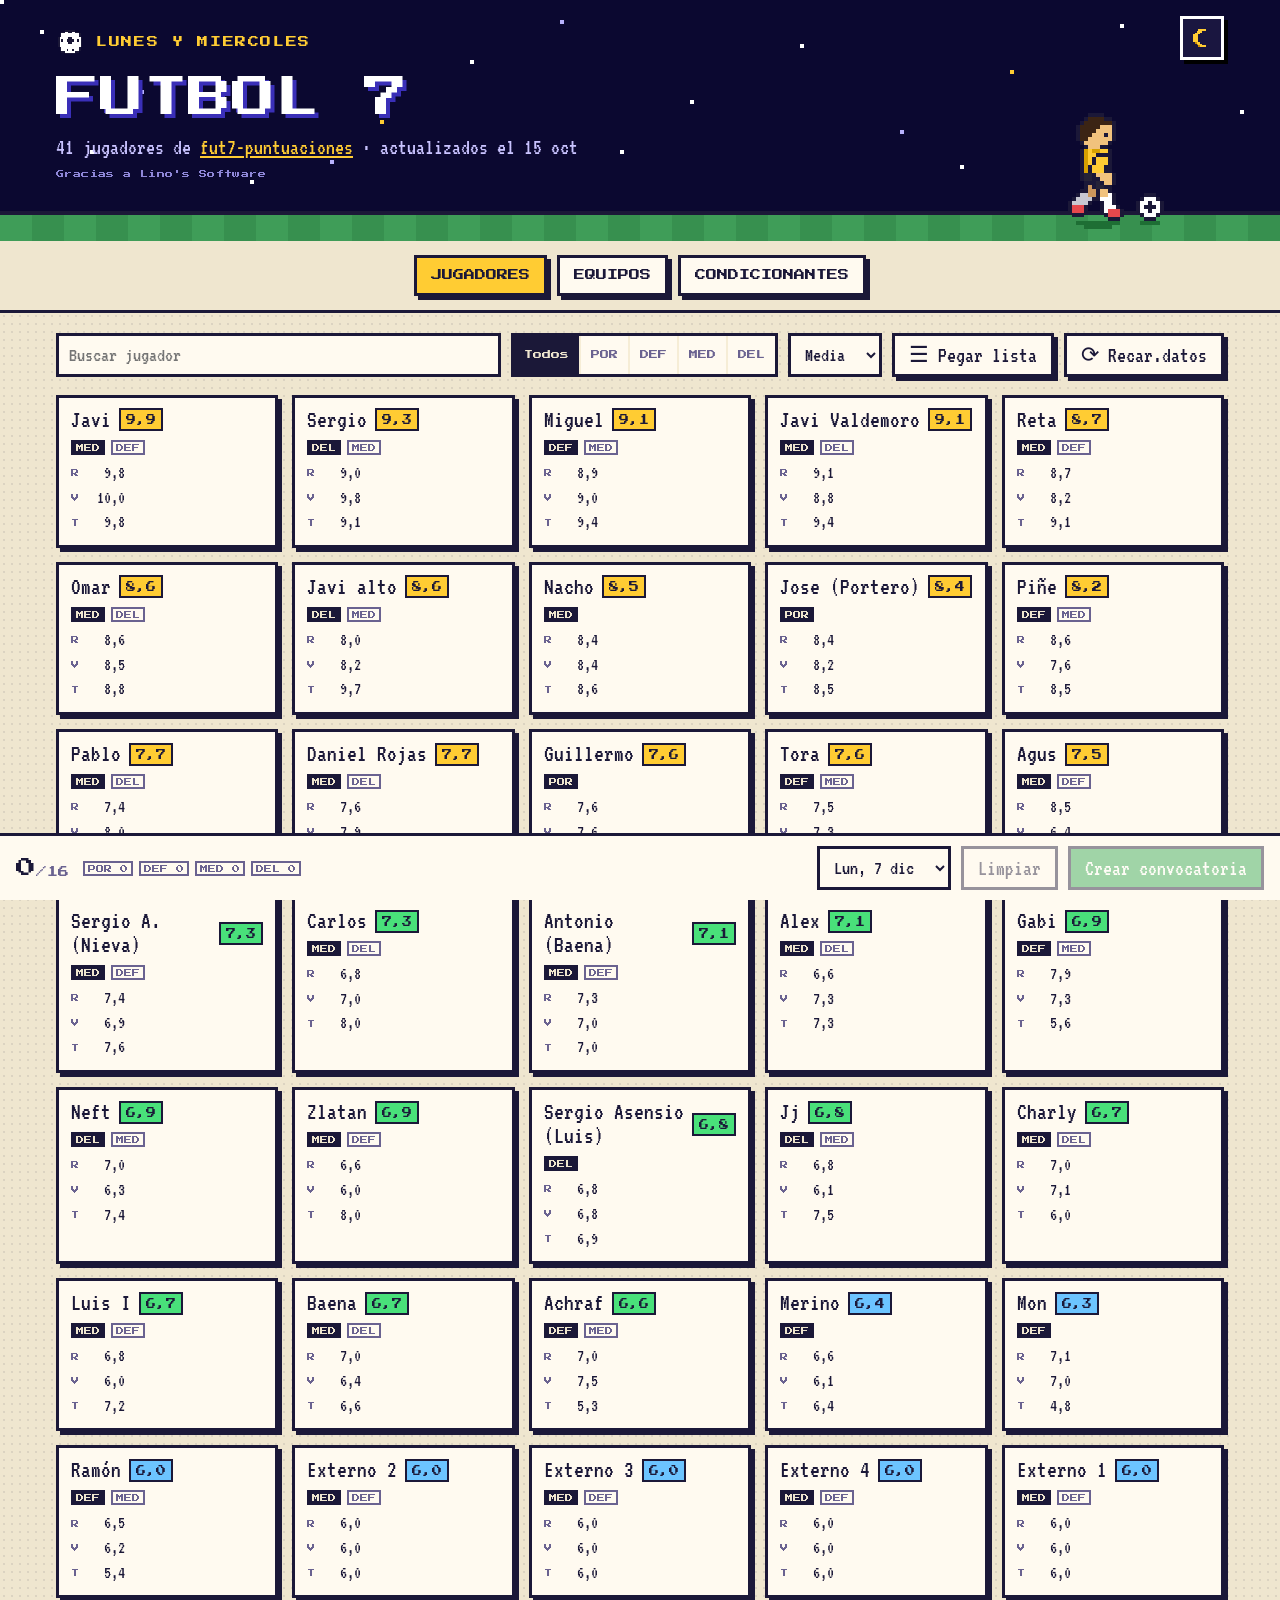
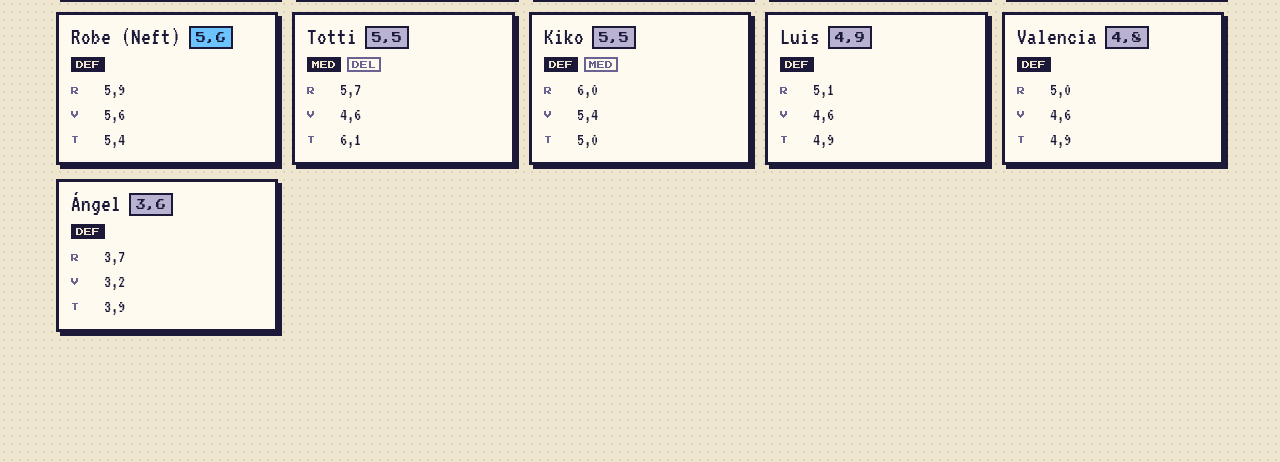
<file: index.html>
<!doctype html>
<html lang="es">
<head>
  <meta charset="utf-8">
  <meta name="viewport" content="width=device-width, initial-scale=1">
  <title>Fútbol 7 · Lunes y Miércoles</title>
  <meta name="description" content="Convocatorias y equipos equilibrados para el fútbol 7 de los lunes y miércoles">
  <link rel="icon" href="data:image/svg+xml,<svg xmlns='http://www.w3.org/2000/svg' viewBox='0 0 16 16' shape-rendering='crispEdges'><path fill='%231b1838' d='M5 1h6v1h2v1h1v2h1v6h-1v2h-1v1h-2v1H5v-1H3v-1H2v-2H1V5h1V3h1V2h2z'/><path fill='%23fff' d='M5 2h6v1h2v2h1v6h-1v2h-2v1H5v-1H3v-2H2V5h1V3h2z'/><path fill='%231b1838' d='M7 5h2v1h1v2H9v1H7V8H6V6h1z M3 6h1v2H3z M12 6h1v2h-1z M6 12h1v1H6z M9 12h1v1H9z M7 2h2v1H7z'/></svg>">
  <link rel="preconnect" href="https://fonts.googleapis.com">
  <link rel="preconnect" href="https://fonts.gstatic.com" crossorigin>
  <link href="https://fonts.googleapis.com/css2?family=Press+Start+2P&family=VT323&display=swap" rel="stylesheet">
  <link rel="stylesheet" href="css/estilos.css">
  <script>
    // Aplica el tema guardado antes de pintar, para que no parpadee en claro.
    try { if (localStorage.getItem('futbol7.tema') === 'oscuro') document.documentElement.dataset.tema = 'oscuro'; } catch (e) {}
  </script>
</head>
<body>
  <header class="hero">
    <div class="hero-contenido">
      <div class="hero-texto">
        <div class="marca">
          <!-- balón pixelado -->
          <svg class="pixel balon" viewBox="0 0 16 16" aria-hidden="true">
            <path fill="#1b1838" d="M5 1h6v1h2v1h1v2h1v6h-1v2h-1v1h-2v1H5v-1H3v-1H2v-2H1V5h1V3h1V2h2z"/>
            <path fill="#fff" d="M5 2h6v1h2v2h1v6h-1v2h-2v1H5v-1H3v-2H2V5h1V3h2z"/>
            <path fill="#1b1838" d="M7 5h2v1h1v2H9v1H7V8H6V6h1z M3 6h1v2H3z M12 6h1v2h-1z M6 12h1v1H6z M9 12h1v1H9z M7 2h2v1H7z"/>
          </svg>
          LUNES Y MIERCOLES
        </div>
        <h1>FUTBOL 7</h1>
        <p class="sub" id="fuente">cargando jugadores…</p>
        <p class="gracias">Gracias a Lino's Software</p>
      </div>
      <div class="escena" aria-hidden="true">
        <img src="img/futbolista.gif" alt="" width="160" height="128">
      </div>
      <button id="tema" class="boton-tema" type="button" aria-label="Cambiar a modo oscuro" title="Cambiar a modo oscuro">
        <svg class="pixel luna" viewBox="0 0 12 12" aria-hidden="true">
          <path fill="#ffcc33" d="M4 1h4v1H6v1H5v1H4v4h1v1h1v1h2v1H4v-1H3V9H2V8H1V4h1V3h1V2h1z"/>
          <path fill="#c98a00" d="M2 8h1v1h1v1h1v1H4v-1H3V9H2z"/>
        </svg>
        <svg class="pixel sol" viewBox="0 0 12 12" aria-hidden="true">
          <path fill="#ffcc33" d="M5 0h2v2H5z M5 10h2v2H5z M0 5h2v2H0z M10 5h2v2h-2z M1 1h2v2H1z M9 1h2v2H9z M1 9h2v2H1z M9 9h2v2H9z M4 3h4v1h1v4H8v1H4V8H3V4h1z"/>
        </svg>
      </button>
    </div>
    <div class="cesped-hero"></div>
  </header>

  <nav class="pestanas" role="tablist">
    <button role="tab" data-pestana="jugadores" aria-selected="true">JUGADORES</button>
    <button role="tab" data-pestana="equipos" aria-selected="false">EQUIPOS</button>
    <button role="tab" data-pestana="condicionantes" aria-selected="false">CONDICIONANTES</button>
  </nav>

  <main>
    <section id="jugadores" class="panel" role="tabpanel"></section>
    <section id="equipos" class="panel" role="tabpanel" hidden></section>
    <section id="condicionantes" class="panel" role="tabpanel" hidden></section>
  </main>

  <div id="aviso" class="aviso" role="status" hidden></div>

  <script src="js/equipos.js"></script>
  <script src="js/datos.js"></script>
  <script src="js/imagen.js"></script>
  <script src="js/lista.js"></script>
  <script src="js/jugadores_respaldo.js"></script>
  <script src="datos/condicionantes.js"></script>
  <script src="js/app.js"></script>
</body>
</html>
</file>
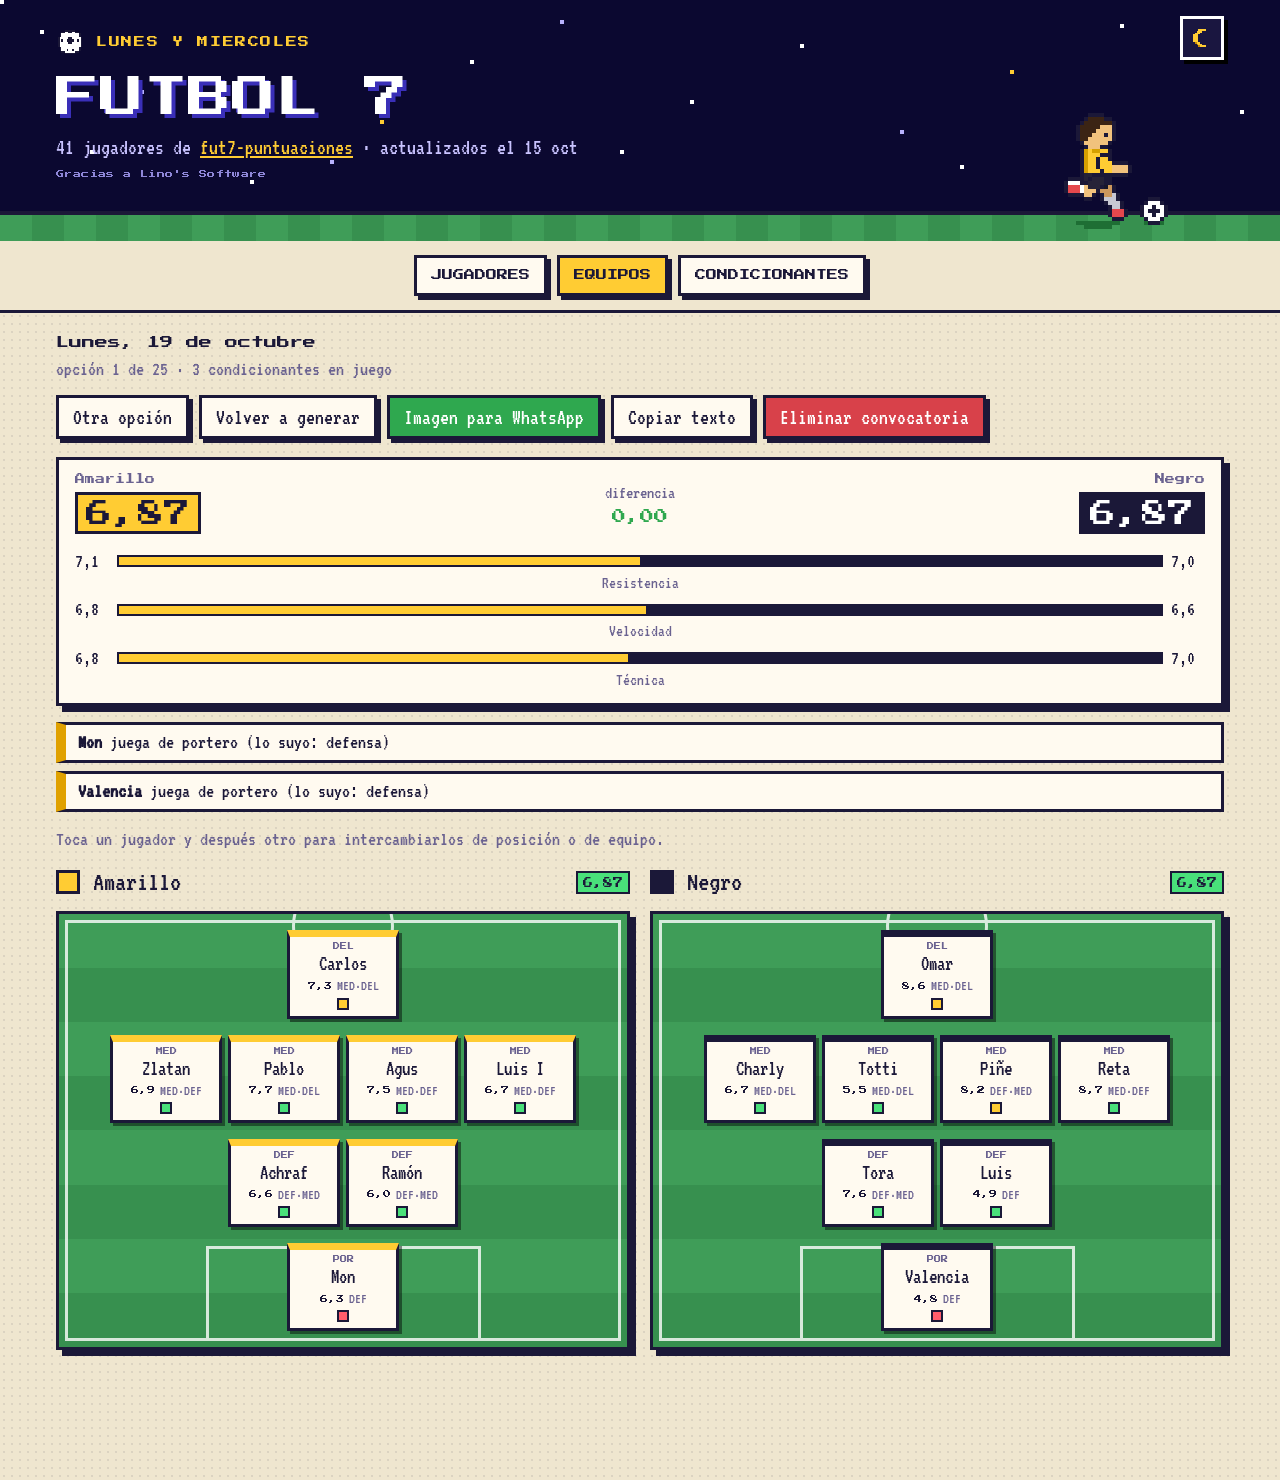
<file: pruebas/demo.html>
<!doctype html>
<meta charset="utf-8">
<title>Demo</title>
<!-- Parámetros: ?p=equipos|jugadores|condicionantes y &tema=oscuro -->
<!-- Deja en el navegador una convocatoria de ejemplo y abre la web. Solo para pruebas. -->
<script src="../js/equipos.js"></script>
<script src="../js/datos.js"></script>
<script src="../js/jugadores_respaldo.js"></script>
<script>
const todos = JUGADORES_RESPALDO.jugadores.map(normalizarJugador);
const convocados = todos.filter(j => !j.nombre.startsWith('Externo')).slice(0, 16);
const ids = convocados.map(j => j.id);
const condicionantes = [
  { id: 1, tipo: 'separar', a: convocados[0].id, b: convocados[1].id },
  { id: 2, tipo: 'juntar', a: convocados[2].id, b: convocados[3].id },
  { id: 3, tipo: 'equipo', a: convocados[4].id, lado: 'A' },
];
const opciones = generarEquipos(convocados, condicionantes, PESOS_DEFECTO).map(({ A, B }) => ({ A, B }));
const param = new URLSearchParams(location.search);
const pestana = param.get('p') || 'equipos';
localStorage.setItem('futbol7.tema', param.get('tema') === 'oscuro' ? 'oscuro' : 'claro');
localStorage.setItem('futbol7.v1', JSON.stringify({
  seleccion: pestana === 'jugadores' ? ids.slice(0, 13) : ids, fecha: '',
  convocatoria: pestana === 'jugadores' ? null : { fecha: '2026-10-19', ids, opciones, indice: 0, equipos: JSON.parse(JSON.stringify(opciones[0])), retocada: false },
  condicionantes, cambiosLocales: true, nombres: { A: 'Amarillo', B: 'Negro' },
}));
location.replace('../index.html#' + pestana);
</script>
</file>
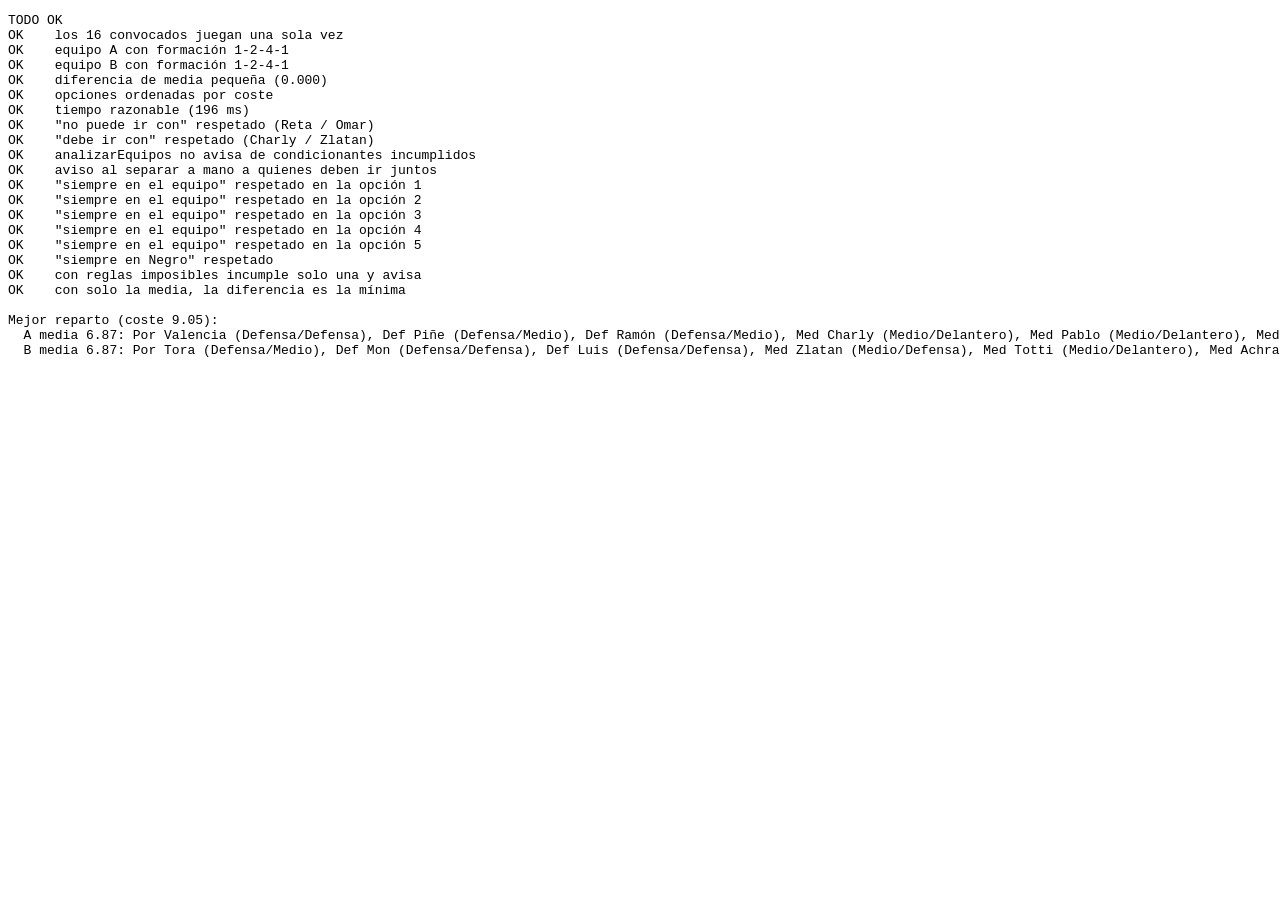
<file: pruebas/equipos.html>
<!doctype html>
<meta charset="utf-8">
<title>Pruebas del generador</title>
<pre id="salida">ejecutando…</pre>
<script src="../js/equipos.js"></script>
<script src="../js/datos.js"></script>
<script src="../js/jugadores_respaldo.js"></script>
<script>
// Abre este archivo en el navegador (o con Edge headless --dump-dom) para ver el resultado.
const lineas = [];
let fallos = 0;
const comprobar = (ok, texto) => { lineas.push((ok ? 'OK    ' : 'FALLO ') + texto); if (!ok) fallos++; };

const todos = JUGADORES_RESPALDO.jugadores.map(normalizarJugador);
const porId = new Map(todos.map(j => [j.id, j]));
const convocados = todos.filter(j => !j.nombre.startsWith('Externo')).slice(0, 16);
const ids = convocados.map(j => j.id);

const t0 = performance.now();
const opciones = generarEquipos(convocados, [], PESOS_DEFECTO);
const ms = performance.now() - t0;
const mejor = opciones[0];
const usados = [...mejor.A, ...mejor.B].map(h => h.id);
comprobar(new Set(usados).size === 16 && usados.every(id => ids.includes(id)), 'los 16 convocados juegan una sola vez');
for (const lado of ['A', 'B']) {
  const cuenta = p => mejor[lado].filter(h => h.pos === p).length;
  comprobar(POSICIONES.every(p => cuenta(p) === FORMACION[p]), `equipo ${lado} con formación 1-2-4-1`);
}
const an = analizarEquipos(mejor, porId);
comprobar(an.difMedia < 0.1, `diferencia de media pequeña (${an.difMedia.toFixed(3)})`);
comprobar(opciones.every((o, i) => i === 0 || o.coste >= opciones[i - 1].coste), 'opciones ordenadas por coste');
comprobar(ms < 3000, `tiempo razonable (${ms.toFixed(0)} ms)`);

// Condicionantes: separar a los dos mejores y juntar a dos que salieron separados.
const orden = [...convocados].sort((x, y) => y.media - x.media);
const [m1, m2] = orden;
const ladoDe = o => new Map([...o.A.map(h => [h.id, 'A']), ...o.B.map(h => [h.id, 'B'])]);
const lm = ladoDe(mejor);
const separados = convocados.filter(j => lm.get(j.id) !== lm.get(convocados[0].id));
const conds = [
  { tipo: 'separar', a: m1.id, b: m2.id },
  { tipo: 'juntar', a: convocados[0].id, b: separados[0].id },
];
const conCond = generarEquipos(convocados, conds, PESOS_DEFECTO)[0];
const lc = ladoDe(conCond);
comprobar(lc.get(m1.id) !== lc.get(m2.id), `"no puede ir con" respetado (${m1.nombre} / ${m2.nombre})`);
comprobar(lc.get(convocados[0].id) === lc.get(separados[0].id), `"debe ir con" respetado (${convocados[0].nombre} / ${separados[0].nombre})`);
const anCond = analizarEquipos(conCond, porId, conds);
comprobar(anCond.avisos.filter(a => a.tipo !== 'posicion').length === 0, 'analizarEquipos no avisa de condicionantes incumplidos');

// Retoque a mano que separa a los que deben ir juntos: debe salir el aviso.
const roto = { A: [...conCond.A], B: [...conCond.B] };
const lado0 = lc.get(convocados[0].id), otro = lado0 === 'A' ? 'B' : 'A';
const i0 = roto[lado0].findIndex(h => h.id === convocados[0].id);
const tmp = roto[lado0][i0].id; roto[lado0][i0] = { ...roto[lado0][i0], id: roto[otro][0].id }; roto[otro][0] = { ...roto[otro][0], id: tmp };
comprobar(analizarEquipos(roto, porId, conds).avisos.some(a => a.tipo === 'juntar'), 'aviso al separar a mano a quienes deben ir juntos');

// "Siempre en el equipo": el mejor siempre en Amarillo (A) y el segundo siempre en Negro (B).
const fijos = [{ tipo: 'equipo', a: m1.id, lado: 'A' }, { tipo: 'equipo', a: m2.id, lado: 'B' }];
for (const [i, o] of generarEquipos(convocados, fijos, PESOS_DEFECTO).slice(0, 5).entries()) {
  const l = ladoDe(o);
  comprobar(l.get(m1.id) === 'A' && l.get(m2.id) === 'B', `"siempre en el equipo" respetado en la opción ${i + 1}`);
}
// Al revés (el mejor en B) también tiene que salir: el generador gira los equipos si hace falta.
const alReves = ladoDe(generarEquipos(convocados, [{ tipo: 'equipo', a: m1.id, lado: 'B' }], PESOS_DEFECTO)[0]);
comprobar(alReves.get(m1.id) === 'B', '"siempre en Negro" respetado');
// Dos fijos en Amarillo que además "no pueden ir juntos": es imposible y no debe romperse.
const imposible = generarEquipos(convocados, [
  { tipo: 'equipo', a: m1.id, lado: 'A' }, { tipo: 'equipo', a: m2.id, lado: 'A' }, { tipo: 'separar', a: m1.id, b: m2.id },
], PESOS_DEFECTO)[0];
comprobar(imposible && analizarEquipos(imposible, porId, [{ tipo: 'equipo', a: m1.id, lado: 'A' }, { tipo: 'equipo', a: m2.id, lado: 'A' }, { tipo: 'separar', a: m1.id, b: m2.id }]).avisos.filter(a => a.tipo !== 'posicion').length === 1,
  'con reglas imposibles incumple solo una y avisa');

// Con solo la media en juego, el reparto elegido no puede tener más diferencia que el de los pesos por defecto.
const soloMedia = generarEquipos(convocados, [], { media: 10, posiciones: 0, condicionantes: 0, atributos: 0 })[0];
comprobar(analizarEquipos(soloMedia, porId).difMedia <= an.difMedia + 1e-9, 'con solo la media, la diferencia es la mínima');

lineas.push('', `Mejor reparto (coste ${mejor.coste.toFixed(2)}):`);
for (const lado of ['A', 'B']) {
  lineas.push(`  ${lado} media ${an[lado].media.toFixed(2)}: ` + mejor[lado].map(h => `${h.pos.slice(0,3)} ${porId.get(h.id).nombre} (${porId.get(h.id).pos.join('/')})`).join(', '));
}
lineas.unshift(fallos ? `${fallos} FALLOS` : 'TODO OK');
document.getElementById('salida').textContent = lineas.join('\n');
</script>
</file>
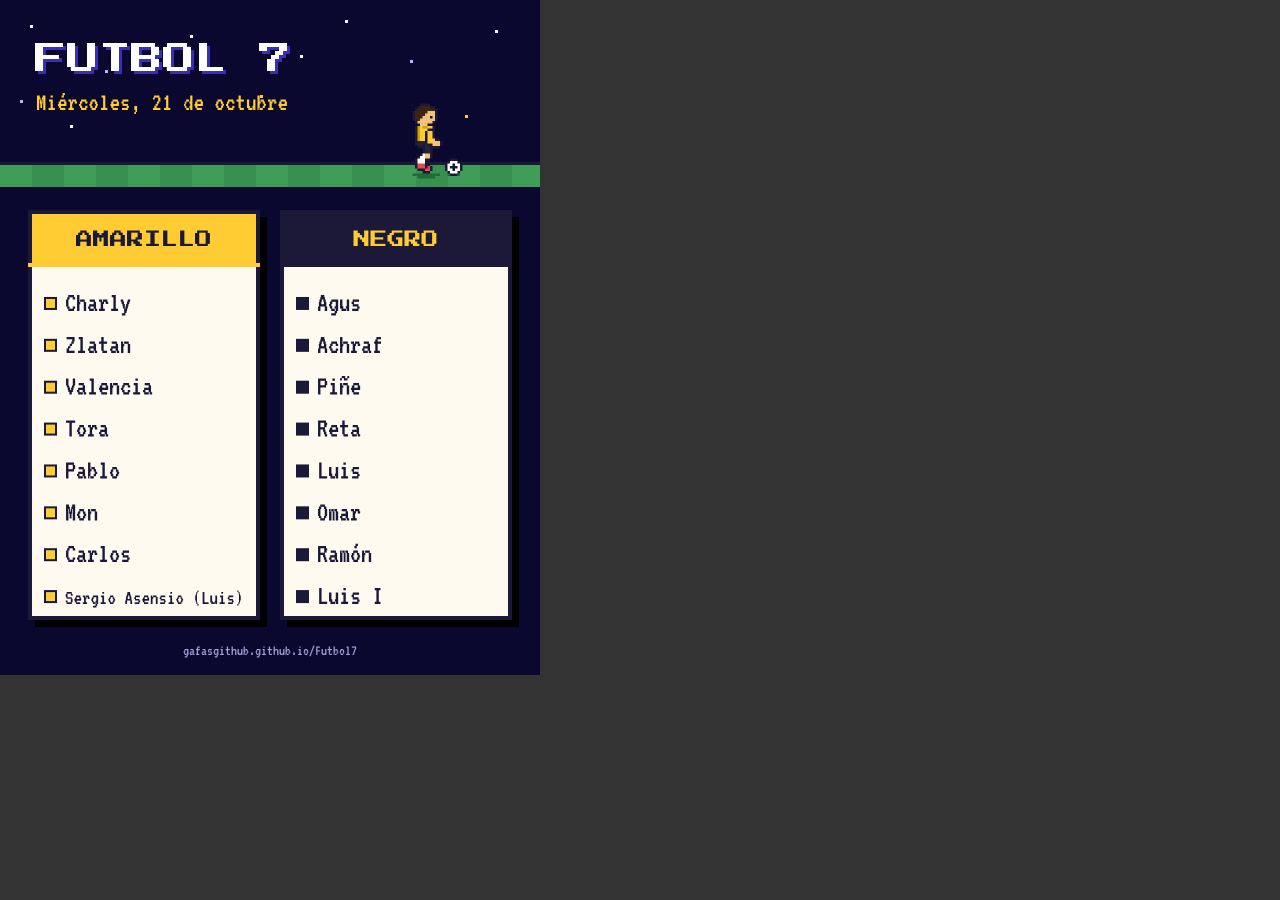
<file: pruebas/imagen.html>
<!doctype html>
<meta charset="utf-8">
<title>Imagen de ejemplo</title>
<!-- Dibuja la imagen para WhatsApp con jugadores de ejemplo, para revisarla (p. ej. con una captura). -->
<link href="https://fonts.googleapis.com/css2?family=Press+Start+2P&family=VT323&display=swap" rel="stylesheet">
<style>body { margin: 0; background: #333; } img { display: block; width: 540px; }</style>
<base href="../">
<img id="salida" alt="">
<script src="js/equipos.js"></script>
<script src="js/datos.js"></script>
<script src="js/jugadores_respaldo.js"></script>
<script src="js/imagen.js"></script>
<script>
const todos = JUGADORES_RESPALDO.jugadores.map(normalizarJugador);
const nombres = todos.map(j => j.nombre);
imagenConvocatoria({
  titulo: 'FUTBOL 7', fecha: 'Miércoles, 21 de octubre', pie: 'gafasgithub.github.io/Futbol7',
  equipos: [
    { nombre: 'Amarillo', lado: 'A', jugadores: nombres.slice(0, 7).concat('Sergio Asensio (Luis)') },
    { nombre: 'Negro', lado: 'B', jugadores: nombres.slice(8, 16) },
  ],
}).then(b => { document.getElementById('salida').src = URL.createObjectURL(b); });
</script>
</file>
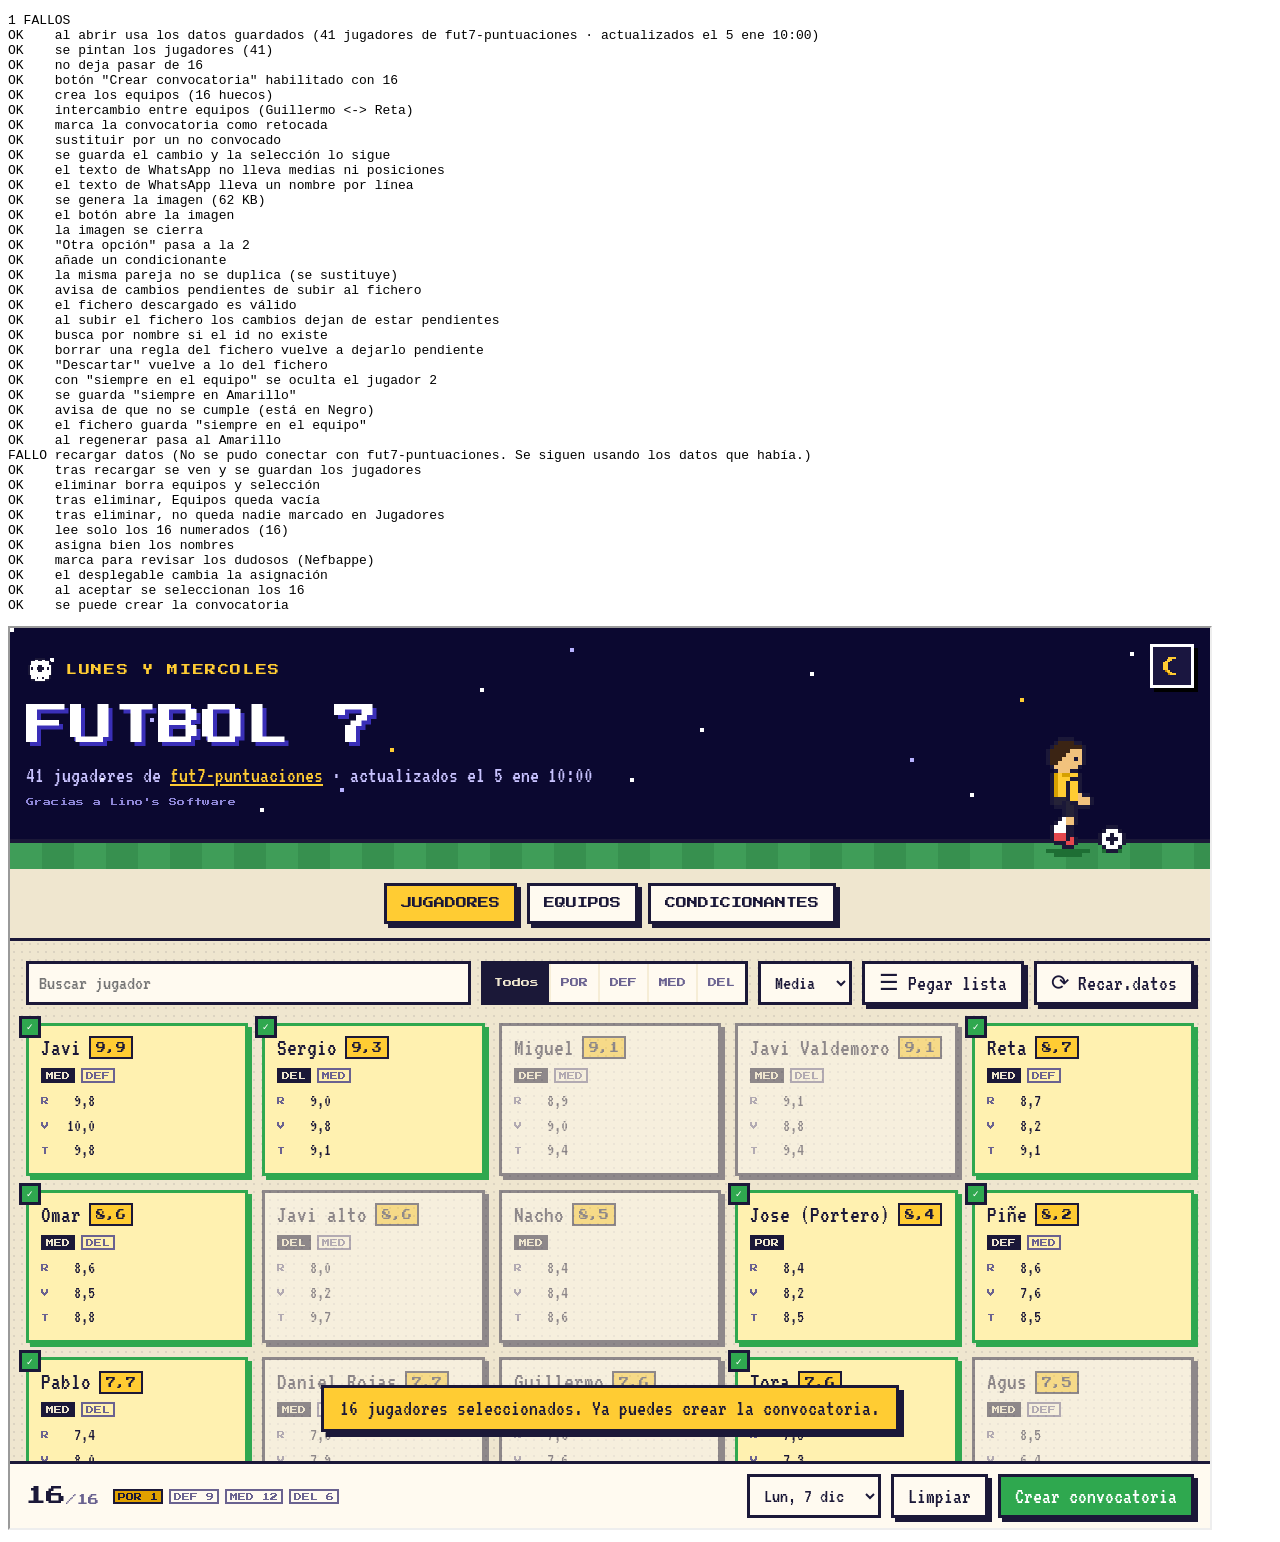
<file: pruebas/interaccion.html>
<!doctype html>
<meta charset="utf-8">
<title>Pruebas de la interfaz</title>
<!-- Abre la web en un iframe y simula clics. Con Edge headless hace falta --allow-file-access-from-files. -->
<script src="../js/jugadores_respaldo.js"></script>
<pre id="salida">ejecutando…</pre>
<iframe id="web" style="width:1200px;height:900px"></iframe>
<script>
const lineas = []; let fallos = 0;
const comprobar = (ok, texto) => { lineas.push((ok ? 'OK    ' : 'FALLO ') + texto); if (!ok) fallos++; };
const espera = ms => new Promise(r => setTimeout(r, ms));
const marco = document.getElementById('web');
(async () => {
  try {
    localStorage.removeItem('futbol7.v1');
    // Copia guardada con una fecha antigua: al abrir se usa esa, sin consultar fut7-puntuaciones.
    localStorage.setItem('futbol7.jugadores', JSON.stringify({ fecha: '2020-01-05T10:00:00.000Z', jugadores: JUGADORES_RESPALDO.jugadores }));
    marco.src = '../index.html#jugadores';
    await new Promise(r => marco.onload = r);
    const w = marco.contentWindow, d = w.document;
    for (let i = 0; i < 50 && !d.querySelector('.ficha'); i++) await espera(100);
    comprobar(/5 ene/.test(d.getElementById('fuente').textContent), `al abrir usa los datos guardados (${d.getElementById('fuente').textContent})`);
    const fichas = [...d.querySelectorAll('.ficha')];
    comprobar(fichas.length > 16, `se pintan los jugadores (${fichas.length})`);
    fichas.slice(0, 17).forEach(f => d.querySelector(`.ficha[data-id="${f.dataset.id}"]`).click());
    comprobar(d.querySelectorAll('.ficha.elegida').length === 16, 'no deja pasar de 16');
    const crear = d.getElementById('crear');
    comprobar(!crear.disabled, 'botón "Crear convocatoria" habilitado con 16');
    crear.click();
    await espera(300);
    comprobar(!d.getElementById('equipos').hidden && d.querySelectorAll('.hueco').length === 16, 'crea los equipos (16 huecos)');
    const nombre = (l, i) => d.querySelector(`.hueco[data-lado="${l}"][data-i="${i}"] .hueco-nombre`).textContent;
    const a0 = nombre('A', 0), b3 = nombre('B', 3);
    d.querySelector('.hueco[data-lado="A"][data-i="0"]').click();
    d.querySelector('.hueco[data-lado="B"][data-i="3"]').click();
    comprobar(nombre('A', 0) === b3 && nombre('B', 3) === a0, `intercambio entre equipos (${a0} <-> ${b3})`);
    comprobar(d.querySelector('#equipos .sub').textContent.includes('retocada'), 'marca la convocatoria como retocada');
    d.querySelector('.hueco[data-lado="A"][data-i="1"]').click();
    const sel = d.getElementById('sustituto');
    sel.value = sel.options[1].value;
    sel.dispatchEvent(new Event('change', { bubbles: true }));
    comprobar(nombre('A', 1) === sel.options[1].textContent.split(' · ')[0], 'sustituir por un no convocado');
    const guardado = JSON.parse(localStorage.getItem('futbol7.v1'));
    comprobar(guardado.convocatoria.equipos.A[1].id === Number(sel.options[1].value) && guardado.seleccion.includes(Number(sel.options[1].value)), 'se guarda el cambio y la selección lo sigue');
    w.confirm = () => true;
    const whatsapp = w.textoWhatsApp();
    comprobar(!/media|\d,\d|POR|DEF|MED|DEL/.test(whatsapp) && whatsapp.includes('Amarillo') && whatsapp.includes('Negro'), 'el texto de WhatsApp no lleva medias ni posiciones');
    comprobar(whatsapp.split('\n').length === 2 + 9 + 1 + 9, 'el texto de WhatsApp lleva un nombre por línea');
    const png = await w.imagenConvocatoria({ titulo: 'FUTBOL 7', fecha: 'Lunes, 19 de octubre', pie: 'prueba',
      equipos: [{ nombre: 'Amarillo', lado: 'A', jugadores: ['Uno', 'Dos'] }, { nombre: 'Negro', lado: 'B', jugadores: ['Tres'] }] });
    comprobar(png && png.type === 'image/png' && png.size > 5000, `se genera la imagen (${png && Math.round(png.size / 1024)} KB)`);
    d.querySelector('[data-accion="imagen"]').click();
    for (let i = 0; i < 50 && !d.getElementById('modal-imagen'); i++) await espera(100);
    comprobar(d.querySelector('#modal-imagen img'), 'el botón abre la imagen');
    d.querySelector('[data-imagen="cerrar"]').click();
    comprobar(!d.getElementById('modal-imagen'), 'la imagen se cierra');
    d.querySelector('[data-accion="otra"]').click();
    comprobar(d.querySelector('#equipos .sub').textContent.includes('opción 2'), '"Otra opción" pasa a la 2');
    d.querySelector('[data-pestana="condicionantes"]').click();
    const f = d.getElementById('nuevo-cond');
    f.a.value = f.a.options[1].value; f.b.value = f.b.options[2].value; f.tipo.value = 'juntar';
    f.querySelector('[type=submit]').click();
    comprobar(d.querySelectorAll('.cond').length === 1, 'añade un condicionante');
    const f2 = d.getElementById('nuevo-cond');
    f2.a.value = f2.a.options[2].value; f2.b.value = f2.b.options[1].value; f2.tipo.value = 'separar';
    f2.querySelector('[type=submit]').click();
    comprobar(d.querySelectorAll('.cond').length === 1 && d.querySelector('.cond.tipo-separar'), 'la misma pareja no se duplica (se sustituye)');
    comprobar(d.querySelector('#tarjeta-fichero.pendiente'), 'avisa de cambios pendientes de subir al fichero');
    // El fichero que se descarga se puede volver a leer y trae la regla.
    const leido = {};
    new Function('window', w.contenidoFichero())(leido);
    const regla = leido.CONDICIONANTES.condicionantes[0];
    comprobar(leido.CONDICIONANTES.condicionantes.length === 1 && regla.tipo === 'separar' && regla.nombreA, 'el fichero descargado es válido');
    // Si el fichero publicado ya coincide con los cambios, deja de estar pendiente.
    w.CONDICIONANTES = leido.CONDICIONANTES;
    w.pintarCondicionantes();
    w.sincronizarConFichero();
    comprobar(!w.eval('estado.cambiosLocales'), 'al subir el fichero los cambios dejan de estar pendientes');
    // Un fichero con un id que ya no existe encuentra al jugador por su nombre.
    w.CONDICIONANTES = { condicionantes: [{ tipo: 'juntar', a: 99999, b: regla.b, nombreA: regla.nombreA }] };
    comprobar(w.leerFichero().condicionantes[0]?.a === regla.a, 'busca por nombre si el id no existe');
    w.CONDICIONANTES = leido.CONDICIONANTES;
    w.pintarCondicionantes();
    d.querySelector('[data-borrar]').click();
    comprobar(d.querySelector('#tarjeta-fichero.pendiente'), 'borrar una regla del fichero vuelve a dejarlo pendiente');
    d.querySelector('[data-accion="descartar"]').click();
    comprobar(d.querySelectorAll('.cond').length === 1 && d.querySelector('.estado-fichero.al-dia'), '"Descartar" vuelve a lo del fichero');

    // "Siempre en el equipo Amarillo": se oculta el jugador 2 y se guarda con su lado.
    const f3 = d.getElementById('nuevo-cond');
    f3.tipo.value = 'equipo-A';
    f3.tipo.dispatchEvent(new Event('change', { bubbles: true }));
    comprobar(f3.b.hidden, 'con "siempre en el equipo" se oculta el jugador 2');
    const enCampo = w.eval('estado.convocatoria.equipos.B[0].id');
    f3.a.value = String(enCampo);
    f3.querySelector('[type=submit]').click();
    const fija = w.eval("estado.condicionantes.find(c => c.tipo === 'equipo')");
    comprobar(fija && fija.a === enCampo && fija.lado === 'A', 'se guarda "siempre en Amarillo"');
    comprobar(d.querySelector('.cond.tipo-equipo .etiqueta.incumple'), 'avisa de que no se cumple (está en Negro)');
    const releido = {};
    new Function('window', w.contenidoFichero())(releido);
    comprobar(releido.CONDICIONANTES.condicionantes.some(c => c.tipo === 'equipo' && c.lado === 'A' && c.a === enCampo), 'el fichero guarda "siempre en el equipo"');
    d.querySelector('[data-accion="aplicar"]').click();
    comprobar(w.eval('estado.convocatoria.equipos.A').some(h => h.id === enCampo), 'al regenerar pasa al Amarillo');

    // Recargar los datos de fut7-puntuaciones.
    d.querySelector('[data-pestana="jugadores"]').click();
    d.getElementById('recargar').click();
    for (let i = 0; i < 80 && !/recargados|No se pudo/.test(d.getElementById('aviso').textContent); i++) await espera(100);
    comprobar(/Datos recargados/.test(d.getElementById('aviso').textContent), `recargar datos (${d.getElementById('aviso').textContent})`);
    comprobar(d.querySelectorAll('.ficha').length > 16 && JSON.parse(localStorage.getItem('futbol7.jugadores')).jugadores.length > 16, 'tras recargar se ven y se guardan los jugadores');

    // Eliminar convocatoria: sin equipos y sin nadie seleccionado.
    d.querySelector('[data-pestana="equipos"]').click();
    d.querySelector('[data-accion="eliminar"]').click();
    comprobar(w.eval('estado.convocatoria') === null && w.eval('estado.seleccion.length') === 0, 'eliminar borra equipos y selección');
    comprobar(d.querySelector('#equipos .vacio'), 'tras eliminar, Equipos queda vacía');
    d.querySelector('[data-pestana="jugadores"]').click();
    comprobar(d.querySelectorAll('.ficha.elegida').length === 0, 'tras eliminar, no queda nadie marcado en Jugadores');

    // Pegar la lista de convocados del WhatsApp.
    d.getElementById('pegar-lista').click();
    d.getElementById('lista-texto').value = [
      'Convocatoria para LUNES 05/10 a las 21 h campo 2 en las pistas Perales Temporada 26-27', '',
      '1. Reta', '    2. Charly ', '3. Luis', '4. Ángel ', '5. Sergio', '6. Pablo', '7. Javi ', '8. Antonio(baena)',
      '9. piñe', '10. Jose', '11. Baena', '12. Nefbappe', '13. alex', '14. Omar', '15. Zlatan', '16. Tora', '',
      'Reservas internos:', 'Reservas 2 días:, Javi ', 'Reservas externos:',
    ].join('\n');
    d.querySelector('[data-lista="interpretar"]').click();
    const filasLista = w.eval('lista.filas');
    const asignado = texto => w.eval('porId').get(filasLista.find(f => f.texto === texto)?.id)?.nombre;
    comprobar(filasLista.length === 16 && d.querySelectorAll('.lista-fila').length === 16, `lee solo los 16 numerados (${filasLista.length})`);
    const esperados = { 'Reta': 'Reta', 'Ángel': 'Ángel', 'Sergio': 'Sergio', 'Javi': 'Javi', 'Antonio(baena)': 'Antonio (Baena)',
      'piñe': 'Piñe', 'Jose': 'Jose (Portero)', 'Baena': 'Baena', 'Nefbappe': 'Neft', 'alex': 'Alex', 'Luis': 'Luis' };
    const malos = Object.entries(esperados).filter(([t, n]) => asignado(t) !== n).map(([t]) => `${t}=${asignado(t)}`);
    comprobar(!malos.length, `asigna bien los nombres${malos.length ? ' (' + malos.join(', ') + ')' : ''}`);
    comprobar(d.querySelector('.lista-fila.dudoso .lista-escrito')?.textContent === 'Nefbappe', 'marca para revisar los dudosos (Nefbappe)');
    // Cambiar a mano una asignación con el desplegable.
    const combo = d.querySelector('select[data-fila="11"]');
    const robe = w.eval('jugadores').find(j => j.nombre === 'Robe (Neft)').id;
    combo.value = String(robe);
    combo.dispatchEvent(new Event('change', { bubbles: true }));
    comprobar(asignado('Nefbappe') === 'Robe (Neft)' && !d.querySelector('select[data-fila="11"]').closest('.dudoso'), 'el desplegable cambia la asignación');
    d.querySelector('[data-lista="aceptar"]').click();
    comprobar(!d.getElementById('modal-lista') && w.eval('estado.seleccion.length') === 16 && w.eval('estado.seleccion').includes(robe), 'al aceptar se seleccionan los 16');
    comprobar(d.querySelectorAll('.ficha.elegida').length === 16 && !d.getElementById('crear').disabled, 'se puede crear la convocatoria');
  } catch (e) { comprobar(false, 'error: ' + e.message); }
  lineas.unshift(fallos ? `${fallos} FALLOS` : 'TODO OK');
  document.getElementById('salida').textContent = lineas.join('\n');
})();
</script>
</file>
<file: css/estilos.css>
/* Estilo pixel art (como TIPSTER): letra Press Start 2P para títulos y números, VT323 para el texto,
   bordes gruesos y sombras sólidas sin difuminar.
   La letra pixelada no tiene tildes en mayúsculas: los textos en esa letra van sin tilde.
   Tema claro por defecto; el oscuro se activa con data-tema="oscuro" en <html>. */
:root {
  --px: "Press Start 2P", "Courier New", monospace;
  --txt: "VT323", Consolas, "Courier New", monospace;
  --fondo: #efe6cf;
  --superficie: #fffaf0;
  --superficie-2: #f6edd6;
  --tinta: #1b1838;
  --suave: #6a6290;
  --sombra: #1b1838;
  --acento: #2fa84f;
  --acento-texto: #ffffff;
  --elegida: #fff1b0;
  --oro: #ffcc33;
  --bien: #2fa84f;
  --regular: #e0a100;
  --mal: #d8414a;
  --cesped-1: #3f9d58;
  --cesped-2: #37904f;
  --linea-campo: #ffffff;
  --equipo-A: #ffcc33;
  --equipo-B: #1b1838;
  --punto: rgba(27, 24, 56, 0.09);
  color-scheme: light;
}

:root[data-tema="oscuro"] {
  --fondo: #0d0a24;
  --superficie: #1a1640;
  --superficie-2: #241f52;
  --tinta: #f1ecff;
  --suave: #a79fd6;
  --sombra: #000000;
  --acento: #49e07a;
  --acento-texto: #0d0a24;
  --elegida: #3a3170;
  --bien: #49e07a;
  --regular: #ffcc33;
  --mal: #ff5c6c;
  --cesped-1: #23803f;
  --cesped-2: #1e7137;
  --linea-campo: #e8f5ec;
  --equipo-B: #000000;
  --punto: rgba(241, 236, 255, 0.07);
  color-scheme: dark;
}

* { box-sizing: border-box; }
[hidden] { display: none !important; }

html { -webkit-text-size-adjust: 100%; }

body {
  margin: 0;
  background: var(--fondo);
  background-image: radial-gradient(var(--punto) 1px, transparent 1px);
  background-size: 8px 8px;
  color: var(--tinta);
  font: 20px/1.15 var(--txt);
}

a { color: var(--acento); }
button, input, select { font: inherit; color: inherit; }
button { cursor: pointer; }
h1, h2 { margin: 0; font-weight: normal; }
h2 { font: 13px/1.6 var(--px); }
.sub { margin: 4px 0 0; color: var(--suave); font-size: 20px; }
svg.pixel { shape-rendering: crispEdges; }
img { image-rendering: pixelated; }
code { font-family: var(--txt); font-size: 1em; background: var(--superficie-2); border: 2px solid var(--suave); padding: 0 4px; }

/* ---------- cabecera: cielo nocturno, césped y futbolista ---------- */

.hero { position: relative; color: #fff; background: #0b0830; overflow: hidden; }
.hero::before {
  content: ""; position: absolute; width: 4px; height: 4px; left: 0; top: 0; background: #fff;
  box-shadow:
    40px 30px #fff, 140px 90px #b8b2ff, 250px 180px #fff, 380px 120px #ffcc33, 470px 60px #fff,
    560px 20px #b8b2ff, 690px 100px #fff, 800px 44px #fff, 900px 130px #b8b2ff, 1010px 70px #ffcc33,
    1120px 24px #fff, 1240px 110px #fff, 1360px 50px #b8b2ff, 1480px 92px #fff, 1600px 30px #fff,
    90px 150px #fff, 330px 160px #b8b2ff, 620px 150px #fff, 960px 165px #fff, 1300px 150px #ffcc33;
  animation: parpadeo 2.4s steps(2) infinite;
}
@keyframes parpadeo { 50% { opacity: 0.55; } }

.hero-contenido {
  position: relative; max-width: 1200px; margin: 0 auto; padding: 28px 16px 0;
  display: grid; grid-template-columns: minmax(0, 1fr) auto; align-items: end; gap: 16px;
}
.hero-texto { padding-bottom: 30px; min-width: 0; }
.marca { display: flex; align-items: center; gap: 12px; font: 11px var(--px); letter-spacing: 0.15em; color: var(--oro); }
.marca .balon { width: 28px; height: 28px; flex: none; }
.hero h1 {
  margin: 16px 0 10px; font: clamp(26px, 5vw, 44px)/1.2 var(--px); color: #fff;
  text-shadow: 4px 4px 0 #3a2fb8;
}
.hero .sub { color: #c9c3ff; font-size: 22px; }
.hero .sub a { color: var(--oro); }
.gracias { margin: 8px 0 0; font: 8px/1.6 var(--px); color: #8f87d9; letter-spacing: 0.05em; }

/* El futbolista avanza con el balón hasta la portería y marca. */
.escena { position: relative; z-index: 1; margin-bottom: -18px; margin-right: 24px; }
.escena img { display: block; width: 160px; height: 128px; }

.cesped-hero {
  height: 30px; border-top: 4px solid #1b1838;
  background: repeating-linear-gradient(90deg, #3f9d58 0 32px, #37904f 32px 64px);
  animation: cesped 0.72s steps(8) infinite;
}
@keyframes cesped { to { background-position: -64px 0; } }

.boton-tema {
  position: absolute; top: 16px; right: 16px;
  width: 44px; height: 44px; display: grid; place-items: center;
  background: #1a1640; border: 3px solid #fff; box-shadow: 4px 4px 0 #000;
}
.boton-tema svg { width: 22px; height: 22px; }
.boton-tema:active { transform: translate(3px, 3px); box-shadow: 1px 1px 0 #000; }
.boton-tema .sol { display: none; }
:root[data-tema="oscuro"] .boton-tema .sol { display: block; }
:root[data-tema="oscuro"] .boton-tema .luna { display: none; }

@media (prefers-reduced-motion: reduce) {
  .hero::before, .cesped-hero { animation: none; }
}

/* ---------- pestañas ---------- */

.pestanas {
  position: sticky; top: 0; z-index: 20;
  display: flex; gap: 10px; flex-wrap: wrap; justify-content: center;
  padding: 14px 16px; background: var(--fondo); border-bottom: 3px solid var(--tinta);
}
.pestanas button {
  font: 11px var(--px); padding: 12px 14px; background: var(--superficie); color: var(--tinta);
  border: 3px solid var(--tinta); box-shadow: 4px 4px 0 var(--sombra);
}
.pestanas button[aria-selected="true"] { background: var(--oro); color: #1b1838; }
.pestanas button:active { transform: translate(3px, 3px); box-shadow: 1px 1px 0 var(--sombra); }

main { max-width: 1200px; margin: 0 auto; padding: 20px 16px 130px; }

/* ---------- botones y controles ---------- */

.boton {
  font: 22px/1 var(--txt); padding: 8px 14px; border: 3px solid var(--tinta);
  box-shadow: 4px 4px 0 var(--sombra); background: var(--superficie); color: var(--tinta);
  display: inline-flex; align-items: center; justify-content: center; gap: 6px; white-space: nowrap;
}
.boton.principal { background: var(--acento); color: var(--acento-texto); }
.boton.peligro { background: var(--mal); color: #fff; }
.boton:not(:disabled):active { transform: translate(3px, 3px); box-shadow: 1px 1px 0 var(--sombra); }
.boton:disabled { opacity: 0.45; cursor: not-allowed; box-shadow: none; }

input[type="search"], select {
  font: 20px var(--txt); background: var(--superficie); color: var(--tinta);
  border: 3px solid var(--tinta); border-radius: 0; padding: 6px 10px; min-width: 0;
}
:focus-visible { outline: 3px dashed var(--oro); outline-offset: 3px; }

.vacio { color: var(--suave); text-align: center; padding: 24px 0; }
.vacio.grande {
  padding: 56px 16px; font: 11px/2 var(--px); color: var(--tinta);
  background: var(--superficie); border: 3px solid var(--tinta); box-shadow: 6px 6px 0 var(--sombra);
}
.vacio.grande p { margin: 6px 0; }
.vacio.grande b { color: var(--acento); font-weight: normal; }
.vacio.grande .boton { margin-top: 16px; }

/* ---------- jugadores ---------- */

.herramientas { display: flex; flex-wrap: wrap; gap: 10px; margin-bottom: 18px; }
.herramientas input { flex: 1 1 200px; }
.filtros { display: flex; border: 3px solid var(--tinta); background: var(--superficie); }
.filtros button { font: 9px var(--px); background: none; border: 0; padding: 8px 10px; color: var(--suave); }
.filtros button + button { border-left: 2px solid var(--superficie-2); }
.filtros button.activo { background: var(--tinta); color: var(--fondo); }

.rejilla { display: grid; grid-template-columns: repeat(auto-fill, minmax(200px, 1fr)); gap: 14px; }

.ficha {
  position: relative; text-align: left; display: flex; flex-direction: column; gap: 8px;
  background: var(--superficie); border: 3px solid var(--tinta); box-shadow: 4px 4px 0 var(--sombra);
  padding: 10px 12px 12px;
}
.ficha:active { transform: translate(3px, 3px); box-shadow: 1px 1px 0 var(--sombra); }
.ficha.elegida { background: var(--elegida); box-shadow: 4px 4px 0 var(--acento); border-color: var(--acento); }
.ficha[aria-disabled="true"] { opacity: 0.45; }
.ficha-cabeza { display: flex; justify-content: space-between; align-items: center; gap: 8px; }
.ficha-nombre { font-size: 24px; line-height: 1; overflow: hidden; text-overflow: ellipsis; }
.marca-check {
  position: absolute; top: -10px; left: -10px; width: 22px; height: 22px;
  background: var(--acento); color: var(--acento-texto); border: 3px solid var(--tinta);
  font: 9px var(--px); display: none; align-items: center; justify-content: center;
}
.ficha.elegida .marca-check { display: flex; }

.nota { font: 10px/1 var(--px); padding: 5px 5px 4px; border: 2px solid #1b1838; color: #1b1838; white-space: nowrap; }
.nivel-top { background: #ffcc33; }
.nivel-alto { background: #49e07a; }
.nivel-medio { background: #6cc4ff; }
.nivel-bajo { background: #b9b3d1; }

.ficha-pos { display: flex; gap: 6px; }
.pos { font: 8px var(--px); padding: 4px 5px 3px; background: var(--tinta); color: var(--fondo); }
.pos.secundaria { background: none; color: var(--suave); box-shadow: inset 0 0 0 2px var(--suave); }

.ficha-atr { display: grid; gap: 4px; }
.atr { display: grid; grid-template-columns: 14px 1fr 28px; align-items: center; gap: 6px; font-size: 18px; color: var(--suave); }
.atr-letra { font: 8px var(--px); }
.atr-pista { height: 8px; background: var(--superficie-2); box-shadow: inset 0 0 0 1px var(--suave); }
.atr-pista span { display: block; height: 100%; background: repeating-linear-gradient(90deg, var(--acento) 0 6px, transparent 6px 8px); }
.atr-valor { text-align: right; color: var(--tinta); }

.barra {
  position: fixed; left: 0; right: 0; bottom: 0; z-index: 15;
  background: var(--superficie); border-top: 3px solid var(--tinta);
  padding: 10px 16px calc(10px + env(safe-area-inset-bottom));
  display: flex; flex-wrap: wrap; align-items: center; justify-content: space-between; gap: 8px 16px;
}
.barra-info { display: flex; align-items: center; gap: 14px; flex-wrap: wrap; }
.contador { font: 11px var(--px); color: var(--suave); }
.contador b { font: 20px var(--px); color: var(--tinta); font-weight: normal; }
.coberturas { display: flex; gap: 6px; }
.cob { font: 8px var(--px); color: var(--suave); padding: 4px 5px 3px; box-shadow: inset 0 0 0 2px var(--suave); }
.cob.corto { background: var(--regular); color: #1b1838; box-shadow: inset 0 0 0 2px #1b1838; }
.barra-acciones { display: flex; gap: 10px; flex-wrap: wrap; }

/* ---------- equipos ---------- */

.eq-cabecera { display: flex; flex-wrap: wrap; justify-content: space-between; align-items: flex-end; gap: 14px; margin-bottom: 18px; }
.eq-acciones { display: flex; gap: 10px; flex-wrap: wrap; }

.marcador {
  display: grid; grid-template-columns: 1fr auto 1fr; align-items: center; gap: 10px 12px;
  background: var(--superficie); border: 3px solid var(--tinta); box-shadow: 6px 6px 0 var(--sombra); padding: 14px 16px;
}
.marcador-equipo { display: flex; flex-direction: column; gap: 8px; }
.marcador-equipo.lado-B { text-align: right; }
.marcador-nombre { font: 10px var(--px); color: var(--suave); }
.marcador-media { font: 26px/1 var(--px); }
.lado-A .marcador-media { color: #1b1838; background: var(--equipo-A); padding: 6px 8px 4px; align-self: flex-start; border: 3px solid #1b1838; }
.lado-B .marcador-media { color: #fff; background: #1b1838; padding: 6px 8px 4px; align-self: flex-end; border: 3px solid var(--tinta); }
.marcador-dif { text-align: center; display: flex; flex-direction: column; gap: 6px; font-size: 18px; color: var(--suave); }
.marcador-dif b { font: 14px var(--px); font-weight: normal; }
.marcador-dif.bien b { color: var(--bien); }
.marcador-dif.regular b { color: var(--regular); }
.marcador-dif.mal b { color: var(--mal); }
.comps { grid-column: 1 / -1; display: grid; gap: 6px; margin-top: 6px; }
.comp { display: grid; grid-template-columns: 34px 1fr 34px; grid-template-areas: "a barra b" "et et et"; align-items: center; column-gap: 8px; }
.comp-valor { font-size: 20px; }
.comp-valor:last-of-type { text-align: right; }
/* La parte amarilla es el equipo A (izquierda) y la negra el B. */
.comp-barra { height: 12px; background: var(--equipo-B); border: 2px solid var(--tinta); }
.comp-barra span { display: block; height: 100%; background: var(--equipo-A); border-right: 2px solid var(--tinta); }
.comp-etiqueta { grid-area: et; text-align: center; color: var(--suave); font-size: 17px; }

.avisos { list-style: none; margin: 16px 0 0; padding: 0; display: grid; gap: 8px; }
.avisos li { padding: 6px 12px; background: var(--superficie); border: 3px solid var(--tinta); border-left-width: 10px; }
.aviso-pos { border-left-color: var(--regular) !important; }
.aviso-cond { border-left-color: var(--mal) !important; }

.pista { color: var(--suave); margin: 16px 0 12px; }

.sustituto {
  display: flex; flex-wrap: wrap; align-items: center; gap: 10px; margin-bottom: 14px;
  background: var(--elegida); border: 3px solid var(--tinta); box-shadow: 4px 4px 0 var(--sombra); padding: 10px 12px;
}
.sustituto label { font: 9px var(--px); }
.sustituto select { flex: 1 1 220px; }

.campos { display: grid; grid-template-columns: repeat(auto-fit, minmax(320px, 1fr)); gap: 20px; }
.campo-cabeza { display: flex; justify-content: space-between; align-items: center; gap: 10px; margin-bottom: 10px; }
.nombre-equipo {
  font: 28px/1 var(--txt); background: none; border: 3px solid transparent; border-radius: 0;
  padding: 2px 6px; margin-left: -6px; min-width: 0; flex: 1;
}
.nombre-equipo:hover, .nombre-equipo:focus { border-color: var(--tinta); background: var(--superficie); }
.campo-cabeza::before { content: ""; width: 18px; height: 18px; flex: none; border: 3px solid var(--tinta); }
.campo.lado-A .campo-cabeza::before { background: var(--equipo-A); }
.campo.lado-B .campo-cabeza::before { background: #1b1838; }

.cesped {
  position: relative; padding: 16px 8px; display: grid; gap: 16px;
  background: repeating-linear-gradient(180deg, var(--cesped-1) 0 12.5%, var(--cesped-2) 12.5% 25%);
  border: 3px solid var(--tinta); box-shadow: 6px 6px 0 var(--sombra); overflow: hidden;
}
.lineas { position: absolute; inset: 6px; pointer-events: none; border: 3px solid var(--linea-campo); border-top: 0; opacity: 0.8; }
.medio-campo { position: absolute; left: -3px; right: -3px; top: 0; height: 0; border-top: 3px solid var(--linea-campo); }
.medio-campo::after {
  content: ""; position: absolute; left: 50%; top: -48px; width: 96px; height: 96px; transform: translateX(-50%);
  border: 3px solid var(--linea-campo); border-radius: 50%;
}
.area { position: absolute; left: 25%; right: 25%; bottom: 0; height: 22%; border: 3px solid var(--linea-campo); border-bottom: 0; }

.fila { position: relative; display: flex; justify-content: center; gap: 6px; }

.hueco {
  flex: 0 1 25%; max-width: 112px; min-width: 0;
  display: flex; flex-direction: column; align-items: center; gap: 3px;
  padding: 6px 4px; background: var(--superficie); color: var(--tinta);
  border: 3px solid #1b1838; box-shadow: 3px 3px 0 rgba(0, 0, 0, 0.45);
}
.campo.lado-A .hueco { border-top: 7px solid var(--equipo-A); }
.campo.lado-B .hueco { border-top: 7px solid #1b1838; }
:root[data-tema="oscuro"] .campo.lado-B .hueco { border-top-color: #000; }
.hueco:active { transform: translate(2px, 2px); box-shadow: 1px 1px 0 rgba(0, 0, 0, 0.45); }
.hueco.marcado { background: var(--oro); color: #1b1838; outline: 3px dashed #fff; outline-offset: 2px; }
.hueco.marcado .hueco-pos, .hueco.marcado .hueco-suyas { color: #1b1838; }
.hueco-pos { font: 7px var(--px); color: var(--suave); }
.hueco-nombre { font-size: 21px; line-height: 1; max-width: 100%; overflow: hidden; text-overflow: ellipsis; white-space: nowrap; }
.hueco-pie { display: flex; gap: 5px; align-items: center; }
.hueco-media { font: 8px var(--px); }
.hueco-suyas { font-size: 15px; color: var(--suave); }
.hueco::after { content: ""; width: 8px; height: 8px; border: 2px solid #1b1838; }
.encaje-natural::after { background: #49e07a; }
.encaje-segunda::after { background: #ffcc33; }
.encaje-fuera::after { background: #ff5c6c; }

/* ---------- condicionantes ---------- */

.tarjeta {
  background: var(--superficie); border: 3px solid var(--tinta); box-shadow: 6px 6px 0 var(--sombra);
  padding: 18px; margin-bottom: 22px;
}
.tarjeta.pendiente { box-shadow: 6px 6px 0 var(--regular); }
.nuevo-cond { display: grid; grid-template-columns: 1fr auto 1fr auto; gap: 10px; margin: 16px 0; }
.lista-cond { list-style: none; margin: 0; padding: 0; display: grid; gap: 8px; }
.cond {
  display: flex; flex-wrap: wrap; align-items: center; gap: 8px 12px;
  background: var(--superficie-2); padding: 6px 10px; border: 3px solid var(--tinta); border-left-width: 10px;
}
.cond.tipo-separar { border-left-color: var(--mal); }
.cond.tipo-juntar { border-left-color: var(--bien); }
.cond-texto { flex: 1 1 240px; font-size: 22px; }
.cond-texto b { font-weight: normal; }
.cond-tipo { color: var(--suave); }
.cuadro { display: inline-block; width: 14px; height: 14px; border: 2px solid #1b1838; margin-right: 6px; vertical-align: -1px; }
.cuadro.lado-A { background: var(--equipo-A); }
.cuadro.lado-B { background: #1b1838; border-color: var(--tinta); }
.cond.tipo-equipo { border-left-color: var(--equipo-A); }
.etiqueta { font: 8px var(--px); padding: 4px 6px 3px; border: 2px solid #1b1838; color: #1b1838; }
.etiqueta.cumple { background: #49e07a; }
.etiqueta.incumple { background: #ff5c6c; }
.etiqueta.neutra { background: none; color: var(--suave); border-color: var(--suave); }
.borrar { font: 18px var(--txt); background: var(--superficie); border: 2px solid var(--tinta); padding: 1px 8px; }
.borrar:hover { background: var(--mal); color: #fff; }

.criterios { display: grid; grid-template-columns: repeat(auto-fit, minmax(260px, 1fr)); gap: 18px 26px; margin: 16px 0; }
.criterio { display: grid; gap: 6px; }
.criterio-cabeza { display: flex; justify-content: space-between; gap: 10px; font-size: 22px; }
.criterio output { font: 12px var(--px); color: var(--acento); }
.criterio input { width: 100%; accent-color: var(--acento); }
.ayuda { font-size: 18px; color: var(--suave); }
.fila-botones { display: flex; flex-wrap: wrap; gap: 12px; }
.estado-fichero { margin: 12px 0 0; }
.estado-fichero.al-dia { color: var(--bien); }
.pasos { margin: 10px 0 16px; padding-left: 24px; color: var(--suave); }
.pasos li { margin: 3px 0; }
.pasos b { color: var(--tinta); font-weight: normal; }

/* ---------- imagen para WhatsApp ---------- */

.modal {
  position: fixed; inset: 0; z-index: 40; background: rgba(11, 8, 48, 0.85);
  display: grid; place-items: center; padding: 16px;
}
.modal-caja {
  background: var(--superficie); border: 3px solid var(--tinta); box-shadow: 8px 8px 0 #000;
  padding: 14px; max-width: 520px; width: 100%; max-height: calc(100vh - 32px);
  display: flex; flex-direction: column; gap: 14px;
}
.modal-caja img {
  display: block; align-self: center; max-width: 100%; max-height: calc(100vh - 150px); width: auto; height: auto;
  image-rendering: auto; border: 3px solid var(--tinta);
}
.modal-caja .fila-botones { justify-content: center; }

/* ---------- pegar lista de convocados ---------- */

.lista-caja { max-width: 560px; }
.lista-caja h2, .lista-caja p { margin: 0; }
.lista-caja textarea {
  font: 20px/1.2 var(--txt); background: var(--superficie-2); color: var(--tinta);
  border: 3px solid var(--tinta); border-radius: 0; padding: 8px 10px; resize: vertical; min-height: 160px;
}
.lista-filas {
  list-style: none; margin: 0; padding: 0 4px 0 0; overflow-y: auto; min-height: 0; flex: 1 1 auto;
  display: grid; gap: 6px;
}
.lista-fila {
  display: grid; grid-template-columns: minmax(0, 1fr) minmax(0, 1.3fr) 76px; gap: 8px; align-items: center;
  padding: 4px 6px; border-left: 6px solid var(--bien); background: var(--superficie-2);
}
.lista-fila.dudoso { border-left-color: var(--regular); }
.lista-fila.sin, .lista-fila.repetido { border-left-color: var(--mal); }
.lista-escrito { overflow: hidden; text-overflow: ellipsis; white-space: nowrap; }
.lista-fila select { width: 100%; padding: 2px 6px; }
.lista-nota { font-size: 16px; color: var(--suave); }
.lista-fila.dudoso .lista-nota { color: var(--regular); }
.lista-fila.sin .lista-nota, .lista-fila.repetido .lista-nota { color: var(--mal); }
.lista-resumen b { color: var(--acento); font-weight: normal; }
.lista-resumen.mal { color: var(--mal); }

/* ---------- aviso flotante ---------- */

.aviso {
  position: fixed; left: 50%; bottom: 96px; transform: translateX(-50%); z-index: 50;
  background: var(--oro); color: #1b1838; font-size: 22px;
  padding: 8px 16px; border: 3px solid #1b1838; box-shadow: 5px 5px 0 #1b1838;
  max-width: calc(100% - 32px); text-align: center;
}

/* ---------- móvil ---------- */

@media (max-width: 640px) {
  main { padding-bottom: 170px; }
  .hero-contenido { padding-top: 20px; gap: 8px; }
  .hero-texto { padding-bottom: 22px; }
  .marca { font-size: 8px; padding-right: 54px; }
  .escena { margin-right: 0; margin-bottom: -14px; }
  .escena img { width: 120px; height: 96px; }  /* múltiplo exacto de 40x32 para que los píxeles salgan iguales */
  .lista-fila { grid-template-columns: minmax(0, 1fr) minmax(0, 1.5fr); }
  .lista-nota { display: none; }
  .pestanas { gap: 8px; padding: 10px 8px; }
  .pestanas button { font-size: 8px; padding: 10px 8px; }
  .rejilla { grid-template-columns: repeat(2, minmax(0, 1fr)); gap: 12px; }
  .ficha { padding: 8px 8px 10px; }
  .ficha-nombre { font-size: 20px; }
  .herramientas input, .herramientas .filtros { flex-basis: 100%; }
  .herramientas .filtros button { flex: 1; }
  .herramientas { gap: 8px; }
  .herramientas select { flex: 0 0 auto; padding: 6px 2px; font-size: 18px; }
  .herramientas .boton { flex: 1 1 0; min-width: 0; padding: 8px 2px; font-size: 18px; gap: 3px; }
  .barra-acciones { width: 100%; }
  .barra-acciones select { flex: 1; }
  .barra-acciones #crear { flex: 1 1 100%; }
  .campos { grid-template-columns: 1fr; }
  .eq-acciones { width: 100%; }
  .eq-acciones .boton { flex: 1; }
  .nuevo-cond { grid-template-columns: 1fr; }
  .marcador { padding: 12px; }
  .marcador-media { font-size: 18px; }
  .hueco-nombre { font-size: 18px; }
}
</file>
